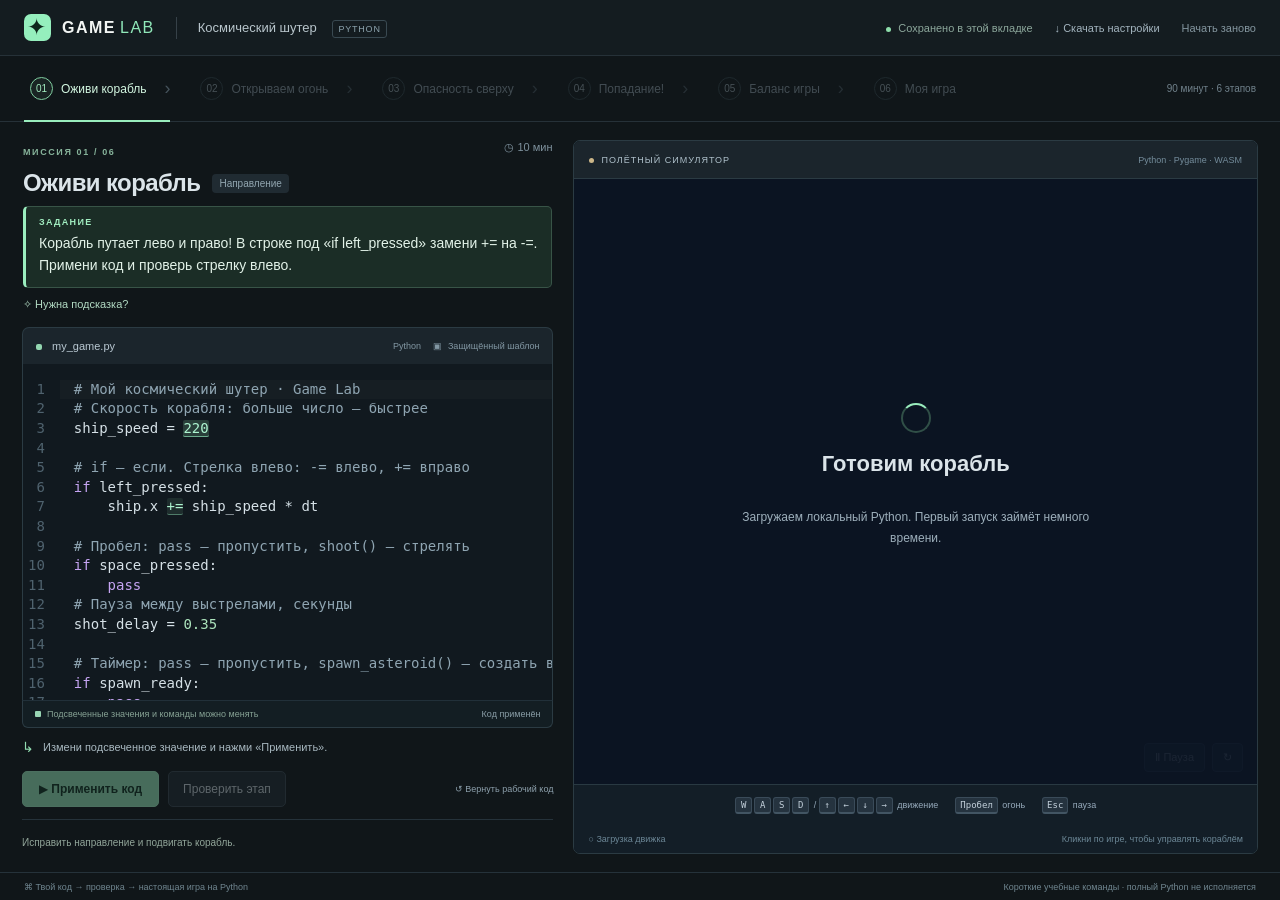
<file: index.html>
<!doctype html><html lang="ru"><head><meta charset="UTF-8"/><meta name="viewport" content="width=device-width, initial-scale=1.0"/><meta name="theme-color" content="#101619"/><title>Game Lab — создай космический шутер</title>  <script type="module" crossorigin src="./assets/index-DNnVWfCM.js"></script>
  <link rel="stylesheet" crossorigin href="./assets/index-M69O-401.css">
</head><body><div id="root"></div></body></html>
</file>
<file: assets/index-M69O-401.css>
*{box-sizing:border-box}:root{font-family:Inter,-apple-system,BlinkMacSystemFont,Segoe UI,sans-serif;color:#dbe4e9;background:#101619;font-synthesis:none;color-scheme:dark}body{margin:0}button,a{-webkit-tap-highlight-color:transparent}button{font:inherit;cursor:pointer;border:0;color:inherit}button:disabled{cursor:default;opacity:.4}button:focus-visible,a:focus-visible{outline:2px solid #8ce9b8;outline-offset:3px}button:hover:not(:disabled){filter:brightness(1.15)}.app{height:100dvh;min-height:650px;display:flex;flex-direction:column}.topbar{height:56px;flex-shrink:0;display:flex;align-items:center;padding:0 24px;border-bottom:1px solid #263138;gap:21px;background:#141c20}.brand{display:flex;align-items:center;gap:4px;font-weight:800;letter-spacing:1.5px;font-size:16px;color:#f3f6f4;text-decoration:none}.brand>span:last-child{font-weight:400;color:#90e8b9}.brand-icon{display:grid;place-items:center;margin-right:7px;color:#0d261b;background:#95efbd;width:27px;height:27px;border-radius:7px;font-size:23px}.divider{height:22px;width:1px;background:#364148}.project-name{font-size:13px;color:#b8c5cb}.tag{font-size:9px;letter-spacing:.8px;border:1px solid #394951;border-radius:3px;padding:3px 5px;margin-left:12px;color:#8ca3ad}.header-right{display:flex;margin-left:auto;align-items:center;gap:22px}.saved{font-size:11px;color:#8ca79b;white-space:nowrap}.saved i{display:inline-block;width:5px;height:5px;border-radius:50%;background:#8edeab;margin-right:4px}.text-button{background:none;color:#a3b4be;font-size:11px;padding:6px 0}.reset-button{color:#84969f}.steps{display:flex;align-items:center;height:66px;padding:0 24px;gap:8px;flex-shrink:0;border-bottom:1px solid #263138}.step{position:relative;display:flex;align-items:center;gap:8px;height:66px;background:transparent;font-size:12px;color:#8c9ca7;white-space:nowrap}.step.active{color:#d4f8e2}.step.active:after{content:"";position:absolute;bottom:0;left:0;right:16px;height:2px;background:#99edbd}.step-number{font-size:10px;border:1px solid #34454c;width:23px;height:23px;border-radius:50%;display:grid;place-items:center;color:#96a6af}.active .step-number,.done .step-number{border-color:#80cda0;color:#a2ebbf;background:#84bda215}.step-arrow{color:#45535c;margin:0 10px;font-size:18px}.course-duration{font-size:10px;color:#70818b;margin-left:auto;white-space:nowrap}.workspace{display:grid;grid-template-columns:minmax(470px,43%) minmax(0,1fr);flex:1;min-height:0;padding:18px 22px;gap:20px}.lesson-panel{display:flex;flex-direction:column;min-height:0;min-width:0}.lesson-heading{padding:1px 1px 15px;position:relative}.eyebrow{font-size:9px;font-weight:600;letter-spacing:1.6px;color:#87b49b}.time{font-size:11px;float:right;color:#7e919d}h1{font-size:24px;font-weight:600;letter-spacing:-.6px;margin:10px 0 9px;display:flex;align-items:center;gap:12px}.topic{font-size:10px;font-weight:400;color:#92a6b0;padding:4px 7px;background:#202b32;border-radius:4px;letter-spacing:0}.task-block{padding:10px 13px;background:#1b2d26;border:1px solid #385447;border-left:3px solid #9aedbe;border-radius:5px}.task-label{display:block;font-size:9px;font-weight:700;letter-spacing:1.3px;color:#a1edc0;margin-bottom:5px}.task-block p{font-size:14px;line-height:1.6;color:#e2f2e8;font-weight:500;margin:0}.hint-button{background:transparent;padding:10px 0 0;color:#b2dac3;font-size:11px}.hint{margin-top:10px;border-left:2px solid #7fae94;padding:2px 12px 7px;background:#1a2924}.hint p{font-size:12px;line-height:1.5;margin:5px 0 8px;color:#b9d0c4}.hint code{color:#c6f1d6;font-size:11px}.editor-header{display:flex;justify-content:space-between;align-items:center;height:37px;background:#1b252c;border:1px solid #2b3b43;border-bottom:0;border-radius:7px 7px 0 0;padding:0 13px;color:#bac9d3;font-size:11px}.editor-header>span:last-child{font-size:9px;color:#8297a3}.file-dot{display:inline-block;width:6px;height:6px;background:#93d6b0;border-radius:2px;margin-right:7px}.lock{margin:0 3px 0 10px}.editor{min-height:145px;flex:1;border:1px solid #2b3b43;border-top:0;border-bottom:0;overflow:hidden}.editor-note{height:28px;display:flex;align-items:center;gap:6px;border:1px solid #2b3b43;border-top:1px solid #213039;border-radius:0 0 6px 6px;padding:0 12px;font-size:9px;color:#86a294;background:#131e23}.editor-note>span:last-child{margin-left:auto;color:#8a9ea7}.editable-dot{width:6px;height:6px;background:#98d5b3;border-radius:1px}.feedback{display:flex;gap:9px;align-items:flex-start;font-size:11px;color:#a8b8c0;min-height:40px;padding:11px 0 5px}.feedback>span{color:#91dcb0;font-size:14px;line-height:16px}.feedback p{margin:0;line-height:1.5}.feedback.error{color:#f4ada0}.feedback.error>span{color:#f4ada0}.actions{display:flex;gap:9px;align-items:center;padding:3px 0 12px}.primary{background:#9aedbe;color:#113623;border:1px solid #a4f4c7;font-weight:600;padding:10px 16px;font-size:12px;border-radius:5px}.secondary{background:#202b32;border:1px solid #3b4a54;color:#d0dce3;padding:10px 14px;border-radius:5px;font-size:12px}.next-action{margin-left:auto;border-color:#6cab88;color:#b9f0cf;white-space:nowrap}.next-action+.restore{margin-left:0}.restore{background:none;font-size:9px;color:#8da0ac;padding:8px 0;margin-left:auto}.lesson-bottom{display:flex;align-items:center;justify-content:space-between;gap:10px;border-top:1px solid #25323a;min-height:35px;padding-top:10px;font-size:10px;color:#91a599}.lesson-bottom button{color:#a1efc2;background:transparent;font-size:11px;padding:2px}.game-panel{min-height:0;display:flex;flex-direction:column;border:1px solid #2b3b43;background:#0b141d;border-radius:7px;overflow:hidden}.game-toolbar{display:flex;align-items:center;justify-content:space-between;gap:10px;background:#1b252c;height:38px;flex-shrink:0;padding:0 15px;border-bottom:1px solid #2b3b43;font-size:9px;letter-spacing:1px;color:#b0c2cc}.runtime{color:#748c9b;font-size:9px;letter-spacing:0}.live-dot,.loading-dot{display:inline-block;width:5px;height:5px;border-radius:50%;background:#8bdcaf;margin-right:7px}.loading-dot{background:#ccb789}.game-area{flex:1;min-height:0;position:relative;overflow:hidden;background:#09111e}.game-area iframe{width:100%;height:100%;border:0;display:block}.game-controls{display:flex;justify-content:center;align-items:center;gap:17px;min-height:41px;flex-shrink:0;padding:8px 10px;background:#131e27;border-top:1px solid #293942;font-size:9px;color:#96aabb}.game-controls span{white-space:nowrap}kbd{font:9px ui-monospace,monospace;background:#25333f;border:1px solid #3a4b59;border-bottom:2px solid #425563;border-radius:3px;display:inline-block;min-width:17px;padding:2px 4px;text-align:center;margin-right:2px;color:#c3d0db}.game-footer{display:flex;justify-content:space-between;align-items:center;height:28px;flex-shrink:0;font-size:9px;color:#6c8796;background:#131e27;padding:0 14px}.statusbar{display:flex;align-items:center;justify-content:space-between;height:28px;flex-shrink:0;border-top:1px solid #25323a;color:#6f858f;padding:0 24px;font-size:9px}.runtime-loading{position:absolute;top:0;right:0;bottom:0;left:0;display:flex;align-items:center;justify-content:center;flex-direction:column;background:#0b1423e8;text-align:center;padding:40px}.runtime-loading h2{font-size:22px}.runtime-loading p{max-width:350px;line-height:1.7;color:#9dafbb;font-size:12px}.runtime-loading button{padding:10px;background:#9aedbe;color:#113623;border-radius:5px}.loader{width:30px;height:30px;border:2px solid #304f47;border-top-color:#9aedbe;border-radius:50%;animation:spin 1s linear infinite}@keyframes spin{to{transform:rotate(360deg)}}.modal-backdrop{position:fixed;top:0;right:0;bottom:0;left:0;background:#03090cca;display:grid;place-items:center;z-index:10}.modal{width:440px;max-width:90vw;background:#1c272e;border:1px solid #43574f;border-radius:9px;padding:28px}.modal h2{font-size:22px;margin:0 0 12px}.modal p{font-size:13px;line-height:1.7;color:#a8b9c4}.modal>div{display:flex;gap:10px;margin-top:25px}.final .workspace{display:flex;justify-content:center}.final .game-panel{width:min(100%,1100px)}.game-toolbar button{background:none;color:#9debbf;font-size:11px;letter-spacing:0}@media(min-width:1700px){.workspace{grid-template-columns:minmax(550px,42%) minmax(0,1fr);padding:24px 32px;gap:28px}.task-block p{font-size:15px}.lesson-heading{padding-bottom:22px}h1{font-size:29px}.editor .cm-editor{font-size:16px!important}.feedback{font-size:13px}.actions{padding:8px 0 17px}.steps{gap:15px}.step{font-size:14px}.step-arrow{margin:0 22px}}@media(max-width:1100px){.steps{overflow:auto;gap:8px;padding:0 15px}.course-duration{display:none}.step-arrow{margin:0 3px}.header-right{gap:12px}.saved{display:none}.workspace{grid-template-columns:47% 1fr;padding:14px;gap:14px}.game-controls{flex-wrap:wrap;gap:7px}.game-footer>span:last-child{display:none}.restore{font-size:0}.restore:first-letter{font-size:16px}.topic,.project-name{display:none}}@media(max-width:760px){.app{height:auto;min-height:100dvh}.workspace{display:flex;flex-direction:column}.lesson-panel,.game-panel{height:650px}.topbar{padding:0 15px}.header-right{gap:10px}.text-button{font-size:9px}.divider{display:none}.statusbar{height:auto;gap:8px;padding:10px 14px;flex-wrap:wrap}.final .game-panel{height:80dvh}.editor-header{font-size:10px}}@media(prefers-reduced-motion:reduce){.loader{animation:none}}
</file>
